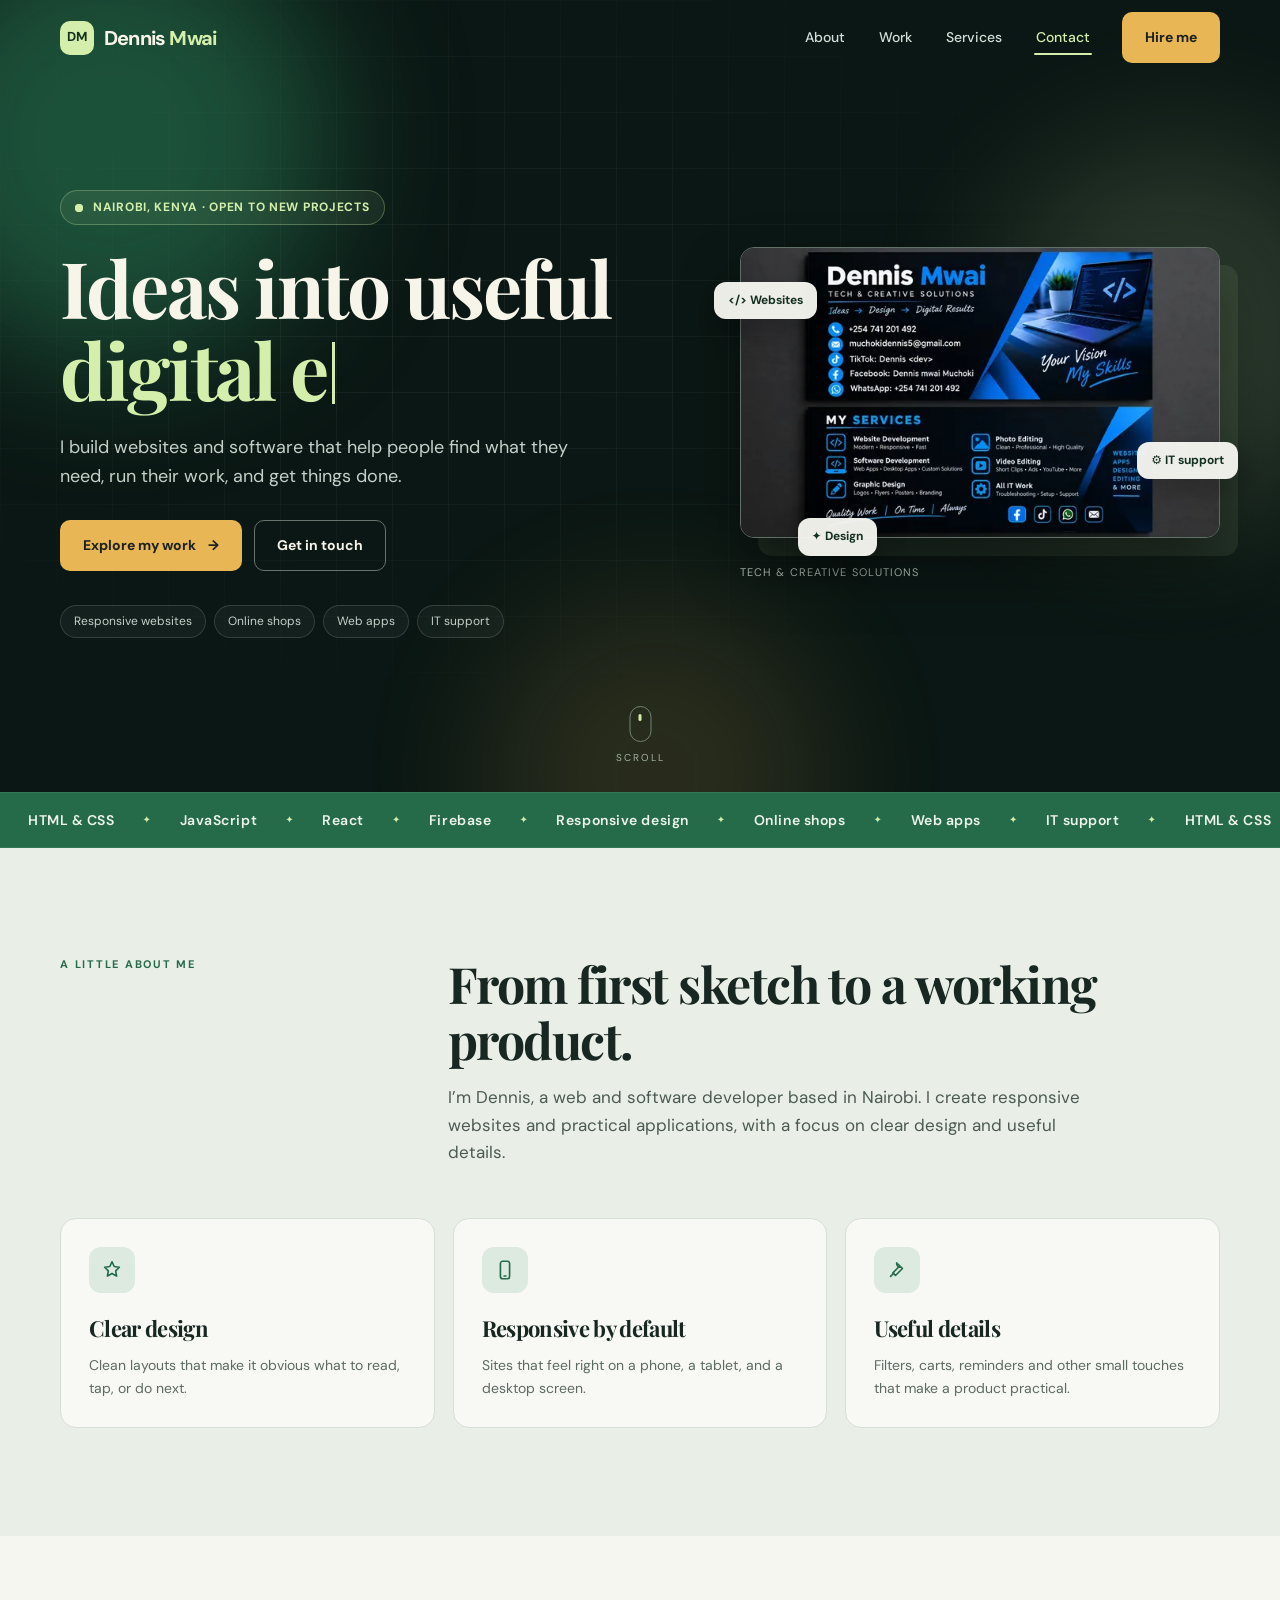
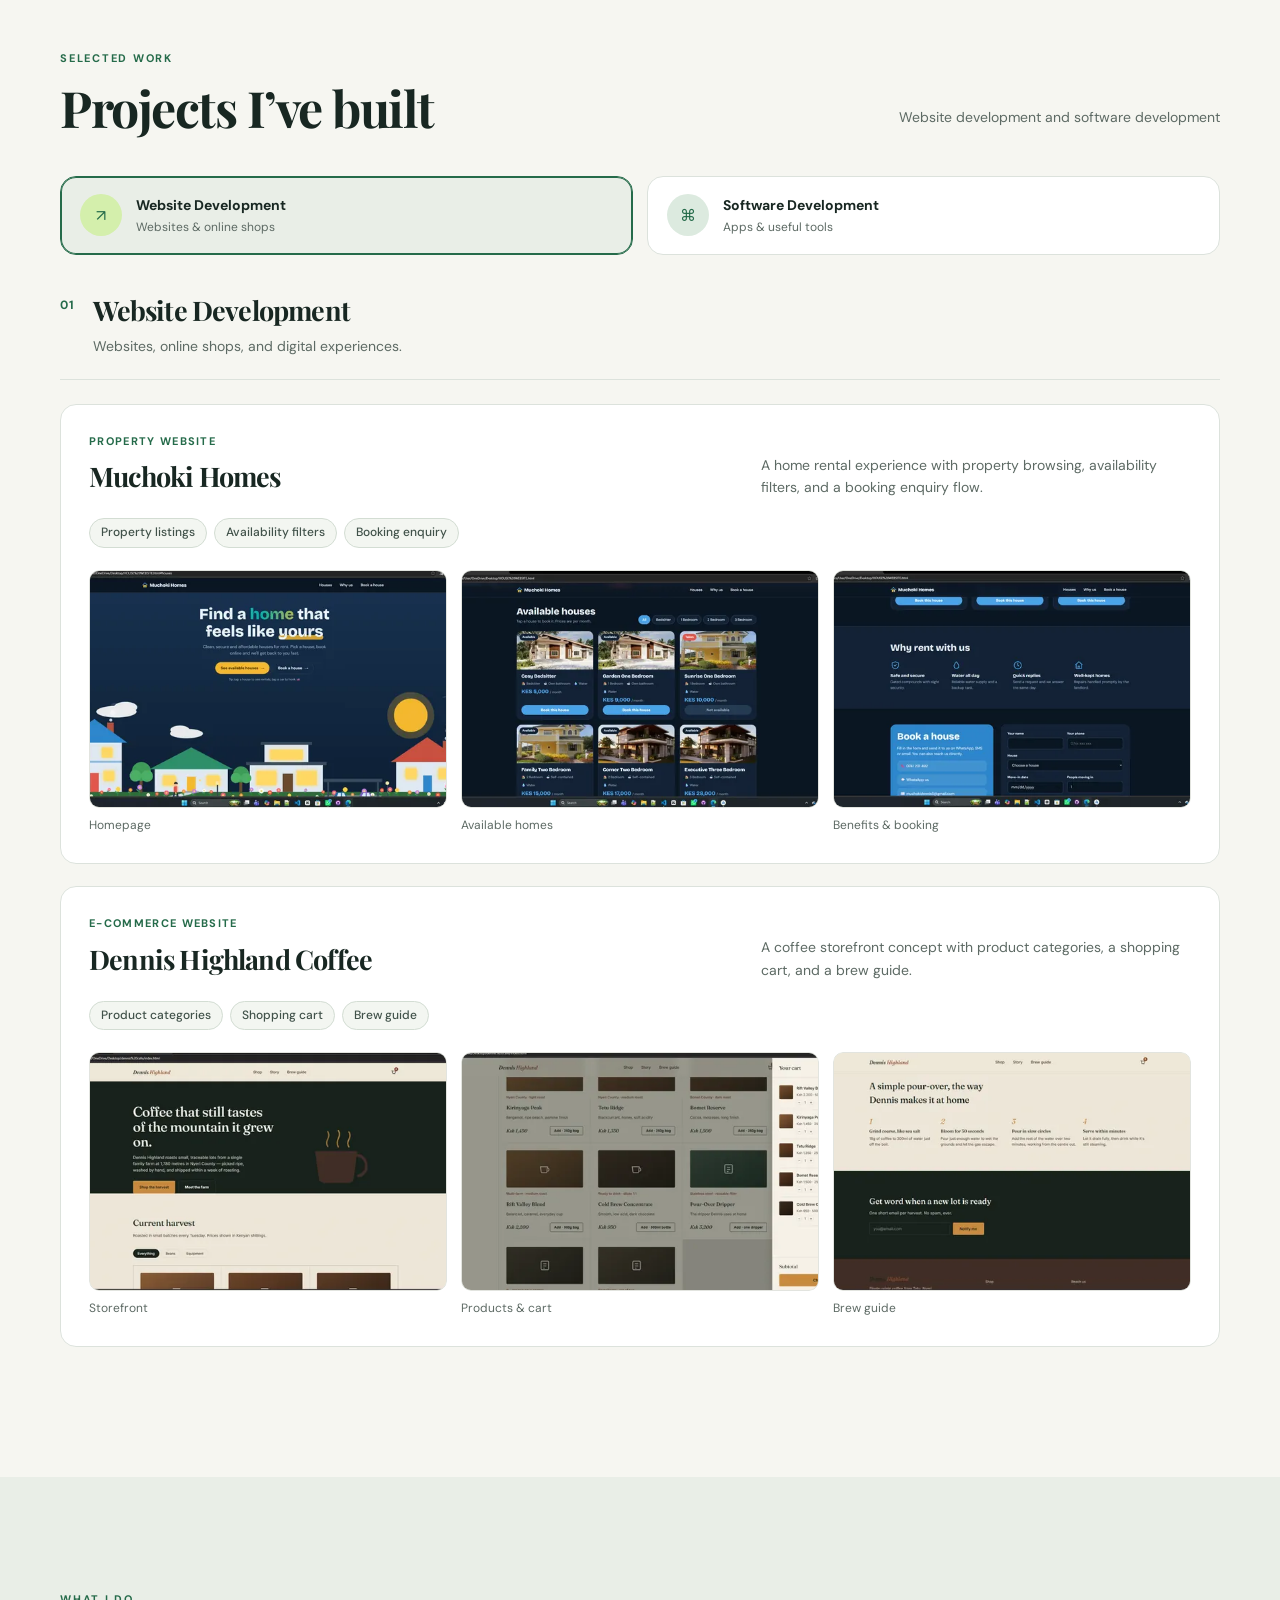
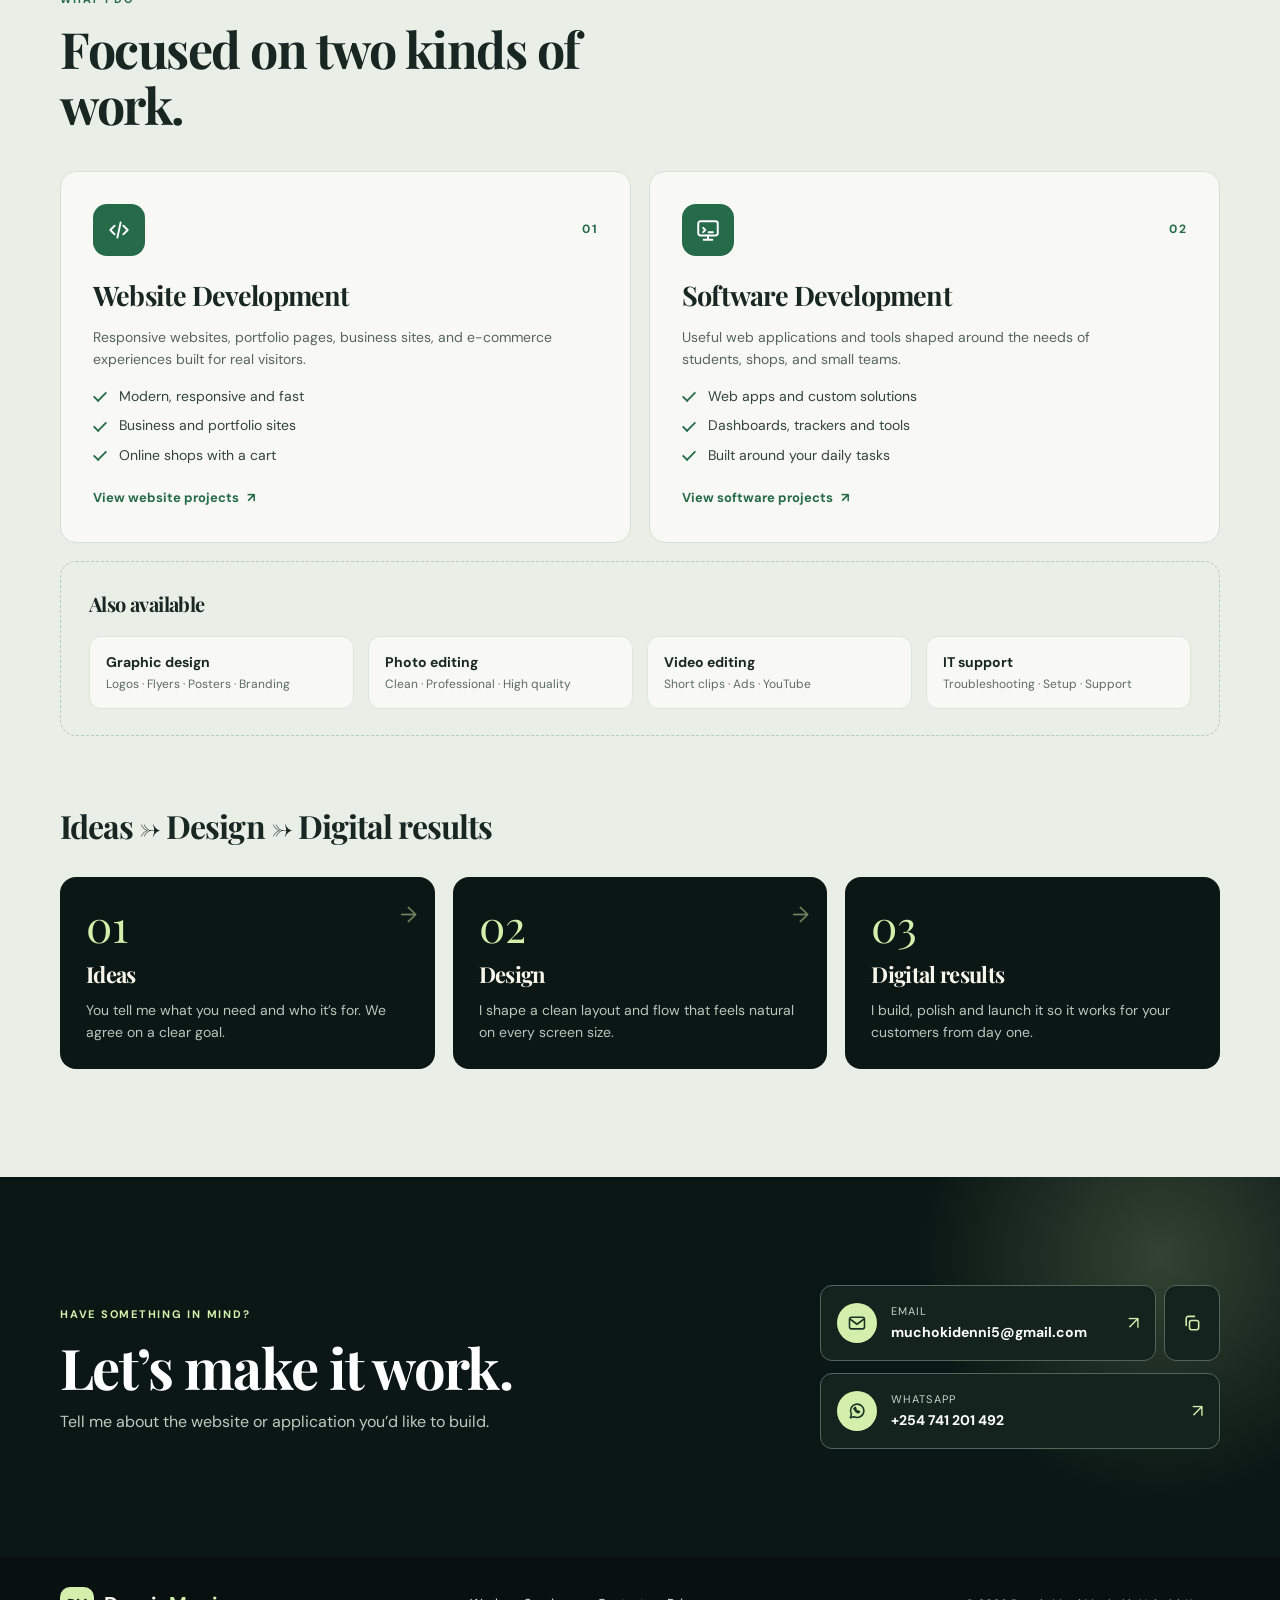
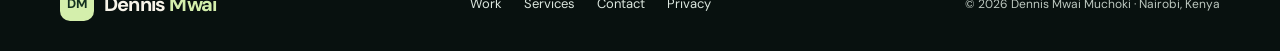
<file: index.html>
<!doctype html>
<html lang="en">
<head>
  <meta charset="utf-8">
  <meta name="viewport" content="width=device-width, initial-scale=1">
  <meta name="theme-color" content="#0b1714">
  <meta name="color-scheme" content="light">
  <link rel="icon" href="data:image/svg+xml,%3Csvg xmlns='http://www.w3.org/2000/svg' viewBox='0 0 64 64'%3E%3Crect width='64' height='64' rx='16' fill='%23256b4a'/%3E%3Ctext x='32' y='42' font-family='Arial' font-size='28' font-weight='700' text-anchor='middle' fill='white'%3EDM%3C/text%3E%3C/svg%3E">
  <link rel="preconnect" href="https://fonts.googleapis.com">
  <link rel="preconnect" href="https://fonts.gstatic.com" crossorigin>
  <link href="https://fonts.googleapis.com/css2?family=DM+Sans:wght@400;500;700&family=Playfair+Display:wght@600;700&display=swap" rel="stylesheet">
  <link rel="stylesheet" href="style.css?v=2">
  <script src="boot.js"></script>
  <meta name="description" content="Dennis Mwai Muchoki — web and software developer in Nairobi, Kenya. Responsive websites, online shops and practical web apps.">
  <meta property="og:type" content="website">
  <meta property="og:title" content="Dennis Mwai Muchoki | Web &amp; Software Developer">
  <meta property="og:description" content="Responsive websites, online shops and practical apps — built in Nairobi, Kenya.">
  <title>Dennis Mwai Muchoki | Web &amp; Software Developer</title>
</head>
<body id="top">
  <a class="skip-link" href="#main">Skip to content</a>
  <div class="scroll-progress" aria-hidden="true"></div>
  <div class="nav-backdrop" aria-hidden="true"></div>

  <header class="site-header on-hero">
    <div class="wrap nav-wrap">
      <a class="brand" href="#top"><span class="brand-mark" aria-hidden="true">DM</span><strong>Dennis <span>Mwai</span></strong></a>
      <button class="nav-toggle" id="navToggle" type="button" aria-label="Open navigation" aria-expanded="false" aria-controls="navMenu"><span></span><span></span><span></span></button>
      <nav id="navMenu" aria-label="Main navigation">
        <a class="nav-link" href="#about">About</a>
        <a class="nav-link" href="#work">Work</a>
        <a class="nav-link" href="#services">Services</a>
        <a class="nav-link" href="#contact">Contact</a>
        <a class="button button-primary nav-cta" href="#contact">Hire me</a>
      </nav>
    </div>
  </header>

  <main id="main">
    <section class="hero" aria-label="Introduction">
      <div class="hero-bg" aria-hidden="true"><span class="blob blob-1"></span><span class="blob blob-2"></span><span class="blob blob-3"></span></div>
      <div class="wrap hero-grid">
        <div class="hero-copy">
          <p class="status-pill"><span class="pulse-dot" aria-hidden="true"></span>Nairobi, Kenya · Open to new projects</p>
          <h1 aria-label="Ideas into useful digital experiences."><span class="line" aria-hidden="true">Ideas into useful</span><span class="rotator" aria-hidden="true" data-words="digital experiences.|websites.|web apps.|business tools.">digital experiences.</span></h1>
          <p class="hero-lede">I build websites and software that help people find what they need, run their work, and get things done.</p>
          <div class="hero-actions">
            <a class="button button-primary" href="#work">Explore my work <span class="arrow" aria-hidden="true">→</span></a>
            <a class="button button-quiet" href="#contact">Get in touch</a>
          </div>
          <ul class="hero-tags" aria-label="What I build"><li>Responsive websites</li><li>Online shops</li><li>Web apps</li><li>IT support</li></ul>
        </div>
        <figure class="brand-card tilt">
          <div class="brand-card-frame">
            <img src="images/dennis-brand-card-1200.webp" srcset="images/dennis-brand-card-640.webp 640w, images/dennis-brand-card-1200.webp 1200w" sizes="(min-width:1000px) 480px, 92vw" width="1200" height="686" alt="Dennis Mwai — Tech &amp; Creative Solutions services card" decoding="async" fetchpriority="high">
            <span class="float-chip chip-a" aria-hidden="true">&lt;/&gt; Websites</span>
            <span class="float-chip chip-b" aria-hidden="true">⚙ IT support</span>
            <span class="float-chip chip-c" aria-hidden="true">✦ Design</span>
          </div>
          <figcaption>Tech &amp; creative solutions</figcaption>
        </figure>
      </div>
      <a class="scroll-cue" href="#about" aria-label="Scroll to the next section"><i aria-hidden="true"></i>Scroll</a>
    </section>

    <div class="marquee" aria-label="Skills and tools">
      <div class="marquee-track">
        <ul class="marquee-group"><li>HTML &amp; CSS</li><li>JavaScript</li><li>React</li><li>Firebase</li><li>Responsive design</li><li>Online shops</li><li>Web apps</li><li>IT support</li></ul>
        <ul class="marquee-group" aria-hidden="true"><li>HTML &amp; CSS</li><li>JavaScript</li><li>React</li><li>Firebase</li><li>Responsive design</li><li>Online shops</li><li>Web apps</li><li>IT support</li></ul>
      </div>
    </div>

    <section class="about section" id="about">
      <div class="wrap">
        <div class="intro-grid" data-reveal="up">
          <p class="eyebrow">A little about me</p>
          <div><h2>From first sketch to a working product.</h2><p>I’m Dennis, a web and software developer based in Nairobi. I create responsive websites and practical applications, with a focus on clear design and useful details.</p></div>
        </div>
        <div class="pillars" data-stagger>
          <article class="pillar spot"><div class="pillar-icon"><svg width="22" height="22" viewBox="0 0 24 24" fill="none" stroke="currentColor" stroke-width="1.8" stroke-linecap="round" stroke-linejoin="round" aria-hidden="true"><path d="M12 3l2.4 5.2L20 9l-4 4 1 5.6-5-2.8-5 2.8 1-5.6-4-4 5.6-.8z"/></svg></div><h3>Clear design</h3><p>Clean layouts that make it obvious what to read, tap, or do next.</p></article>
          <article class="pillar spot"><div class="pillar-icon"><svg width="22" height="22" viewBox="0 0 24 24" fill="none" stroke="currentColor" stroke-width="1.8" stroke-linecap="round" stroke-linejoin="round" aria-hidden="true"><rect x="7" y="2.5" width="10" height="19" rx="2.5"/><path d="M11 18.5h2"/></svg></div><h3>Responsive by default</h3><p>Sites that feel right on a phone, a tablet, and a desktop screen.</p></article>
          <article class="pillar spot"><div class="pillar-icon"><svg width="22" height="22" viewBox="0 0 24 24" fill="none" stroke="currentColor" stroke-width="1.8" stroke-linecap="round" stroke-linejoin="round" aria-hidden="true"><path d="M14.5 6.5a4 4 0 0 0 4.9 4.9L21 13l-8 8-3-3 8-8-1.6-1.6a4 4 0 0 0-1.9-.9z" transform="translate(-2 -2) scale(.95)"/><path d="m5 19 3.5-3.5"/></svg></div><h3>Useful details</h3><p>Filters, carts, reminders and other small touches that make a product practical.</p></article>
        </div>
      </div>
    </section>

    <section class="work section" id="work">
      <div class="wrap">
        <div class="section-heading" data-reveal="up"><div><p class="eyebrow">Selected work</p><h2>Projects I’ve built</h2></div><p>Website development and software development</p></div>

        <div class="category-tabs" role="tablist" aria-label="Filter projects by development type" data-reveal="up">
          <button class="category-tab is-active" id="tab-web" type="button" role="tab" aria-selected="true" aria-controls="panel-web" data-view="web"><span class="tab-icon" aria-hidden="true">↗</span><span><strong>Website Development</strong><small>Websites &amp; online shops</small></span></button>
          <button class="category-tab" id="tab-software" type="button" role="tab" aria-selected="false" aria-controls="panel-software" data-view="software" tabindex="-1"><span class="tab-icon" aria-hidden="true">⌘</span><span><strong>Software Development</strong><small>Apps &amp; useful tools</small></span></button>
        </div>

        <div class="project-panel" id="panel-web" role="tabpanel" aria-labelledby="tab-web">
          <section class="project-group" aria-labelledby="web-work-title">
            <div class="category-heading"><span class="category-index">01</span><div><h3 id="web-work-title">Website Development</h3><p>Websites, online shops, and digital experiences.</p></div></div>
            <article class="project spot" data-reveal="up">
              <div class="project-top"><div><p class="project-type">Property website</p><h4>Muchoki Homes</h4></div><p class="project-description">A home rental experience with property browsing, availability filters, and a booking enquiry flow.</p></div>
              <ul class="tags" aria-label="Highlights"><li>Property listings</li><li>Availability filters</li><li>Booking enquiry</li></ul>
              <div class="gallery gallery-three">
                <figure><button class="shot" type="button" data-gallery="homes" data-full="images/muchoki-homes-home-1200.webp" data-alt="Muchoki Homes rental website homepage" data-caption="Homepage" aria-label="Enlarge screenshot: Homepage, Muchoki Homes"><img src="images/muchoki-homes-home-640.webp" srcset="images/muchoki-homes-home-640.webp 640w, images/muchoki-homes-home-1200.webp 1200w" sizes="(min-width:1000px) 360px, (min-width:601px) 33vw, 84vw" width="1200" height="645" alt="Muchoki Homes rental website homepage" loading="lazy" decoding="async"></button><figcaption>Homepage</figcaption></figure>
                <figure><button class="shot" type="button" data-gallery="homes" data-full="images/muchoki-homes-listings-1200.webp" data-alt="Muchoki Homes available house listings" data-caption="Available homes" aria-label="Enlarge screenshot: Available homes, Muchoki Homes"><img src="images/muchoki-homes-listings-640.webp" srcset="images/muchoki-homes-listings-640.webp 640w, images/muchoki-homes-listings-1200.webp 1200w" sizes="(min-width:1000px) 360px, (min-width:601px) 33vw, 84vw" width="1200" height="661" alt="Muchoki Homes available house listings" loading="lazy" decoding="async"></button><figcaption>Available homes</figcaption></figure>
                <figure><button class="shot" type="button" data-gallery="homes" data-full="images/muchoki-homes-booking-1200.webp" data-alt="Muchoki Homes benefits and booking form" data-caption="Benefits &amp;amp; booking" aria-label="Enlarge screenshot: Benefits &amp;amp; booking, Muchoki Homes"><img src="images/muchoki-homes-booking-640.webp" srcset="images/muchoki-homes-booking-640.webp 640w, images/muchoki-homes-booking-1200.webp 1200w" sizes="(min-width:1000px) 360px, (min-width:601px) 33vw, 84vw" width="1200" height="657" alt="Muchoki Homes benefits and booking form" loading="lazy" decoding="async"></button><figcaption>Benefits &amp; booking</figcaption></figure>
              </div>
            </article>
            <article class="project spot" data-reveal="up">
              <div class="project-top"><div><p class="project-type">E-commerce website</p><h4>Dennis Highland Coffee</h4></div><p class="project-description">A coffee storefront concept with product categories, a shopping cart, and a brew guide.</p></div>
              <ul class="tags" aria-label="Highlights"><li>Product categories</li><li>Shopping cart</li><li>Brew guide</li></ul>
              <div class="gallery gallery-three">
                <figure><button class="shot" type="button" data-gallery="coffee" data-full="images/dennis-highland-storefront-1200.webp" data-alt="Dennis Highland Coffee online shop homepage" data-caption="Storefront" aria-label="Enlarge screenshot: Storefront, Dennis Highland Coffee"><img src="images/dennis-highland-storefront-640.webp" srcset="images/dennis-highland-storefront-640.webp 640w, images/dennis-highland-storefront-1200.webp 1200w" sizes="(min-width:1000px) 360px, (min-width:601px) 33vw, 84vw" width="1200" height="624" alt="Dennis Highland Coffee online shop homepage" loading="lazy" decoding="async"></button><figcaption>Storefront</figcaption></figure>
                <figure><button class="shot" type="button" data-gallery="coffee" data-full="images/dennis-highland-cart-1200.webp" data-alt="Dennis Highland Coffee product grid and shopping cart" data-caption="Products &amp;amp; cart" aria-label="Enlarge screenshot: Products &amp;amp; cart, Dennis Highland Coffee"><img src="images/dennis-highland-cart-640.webp" srcset="images/dennis-highland-cart-640.webp 640w, images/dennis-highland-cart-1200.webp 1200w" sizes="(min-width:1000px) 360px, (min-width:601px) 33vw, 84vw" width="1200" height="616" alt="Dennis Highland Coffee product grid and shopping cart" loading="lazy" decoding="async"></button><figcaption>Products &amp; cart</figcaption></figure>
                <figure><button class="shot" type="button" data-gallery="coffee" data-full="images/dennis-highland-brew-guide-1200.webp" data-alt="Dennis Highland Coffee brewing guide and newsletter" data-caption="Brew guide" aria-label="Enlarge screenshot: Brew guide, Dennis Highland Coffee"><img src="images/dennis-highland-brew-guide-640.webp" srcset="images/dennis-highland-brew-guide-640.webp 640w, images/dennis-highland-brew-guide-1200.webp 1200w" sizes="(min-width:1000px) 360px, (min-width:601px) 33vw, 84vw" width="1200" height="599" alt="Dennis Highland Coffee brewing guide and newsletter" loading="lazy" decoding="async"></button><figcaption>Brew guide</figcaption></figure>
              </div>
            </article>
          </section>
        </div>

        <div class="project-panel" id="panel-software" role="tabpanel" aria-labelledby="tab-software" hidden>
          <section class="project-group" aria-labelledby="software-work-title">
            <div class="category-heading"><span class="category-index">02</span><div><h3 id="software-work-title">Software Development</h3><p>Applications designed around everyday tasks.</p></div></div>
            <div class="software-projects">
              <article class="project project-compact spot">
                <div class="project-top"><div><p class="project-type">Study &amp; notes app</p><h4>Kiirua TTI Notepad</h4></div><p class="project-description">A student workspace for notes, units, online classes, and revision materials.</p></div>
                <ul class="tags" aria-label="Highlights"><li>Notes</li><li>Units</li><li>Online classes</li><li>Revision</li></ul>
                <div class="single-shot"><figure><button class="shot" type="button" data-gallery="kiirua" data-full="images/kiirua-notepad-1200.webp" data-alt="Kiirua TTI Notepad student dashboard" data-caption="Student dashboard" aria-label="Enlarge screenshot: Student dashboard, Kiirua TTI Notepad"><img src="images/kiirua-notepad-640.webp" srcset="images/kiirua-notepad-640.webp 640w, images/kiirua-notepad-1200.webp 1200w" sizes="(min-width:1000px) 520px, (min-width:601px) 45vw, 92vw" width="1200" height="599" alt="Kiirua TTI Notepad student dashboard" loading="lazy" decoding="async"></button><figcaption>Student dashboard</figcaption></figure></div>
              </article>
              <article class="project project-compact spot">
                <div class="project-top"><div><p class="project-type">Shop credit tracker</p><h4>Duewell</h4></div><p class="project-description">A shop credit book concept for tracking customer balances, due dates, supplier bills, and reminders.</p></div>
                <ul class="tags" aria-label="Highlights"><li>Customer balances</li><li>Due dates</li><li>Supplier bills</li><li>Reminders</li></ul>
                <div class="single-shot"><figure><button class="shot" type="button" data-gallery="duewell" data-full="images/duewell-credit-book-1200.webp" data-alt="Duewell shop credit tracking app sign-in screen" data-caption="Sign-in screen" aria-label="Enlarge screenshot: Sign-in screen, Duewell"><img src="images/duewell-credit-book-640.webp" srcset="images/duewell-credit-book-640.webp 640w, images/duewell-credit-book-1200.webp 1200w" sizes="(min-width:1000px) 520px, (min-width:601px) 45vw, 92vw" width="1200" height="607" alt="Duewell shop credit tracking app sign-in screen" loading="lazy" decoding="async"></button><figcaption>Sign-in screen</figcaption></figure></div>
              </article>
            </div>
          </section>
        </div>
      </div>
    </section>

    <section class="services section" id="services">
      <div class="wrap">
        <div class="services-head" data-reveal="up"><p class="eyebrow">What I do</p><h2>Focused on two kinds of work.</h2></div>
        <div class="service-grid" data-stagger>
          <article class="service-card spot"><div class="head"><span class="service-icon"><svg width="26" height="26" viewBox="0 0 24 24" fill="none" stroke="currentColor" stroke-width="1.8" stroke-linecap="round" stroke-linejoin="round" aria-hidden="true"><path d="m8 8-4 4 4 4M16 8l4 4-4 4M13.5 5l-3 14"/></svg></span><span class="service-number">01</span></div><h3>Website Development</h3><p>Responsive websites, portfolio pages, business sites, and e-commerce experiences built for real visitors.</p><ul class="check-list"><li>Modern, responsive and fast</li><li>Business and portfolio sites</li><li>Online shops with a cart</li></ul><a class="service-link" href="#work" data-select-view="web">View website projects <span aria-hidden="true">↗</span></a></article>
          <article class="service-card spot"><div class="head"><span class="service-icon"><svg width="26" height="26" viewBox="0 0 24 24" fill="none" stroke="currentColor" stroke-width="1.8" stroke-linecap="round" stroke-linejoin="round" aria-hidden="true"><rect x="3" y="4" width="18" height="13" rx="2"/><path d="M8 21h8M12 17v4M7.5 10l2 2-2 2M12.5 14h4"/></svg></span><span class="service-number">02</span></div><h3>Software Development</h3><p>Useful web applications and tools shaped around the needs of students, shops, and small teams.</p><ul class="check-list"><li>Web apps and custom solutions</li><li>Dashboards, trackers and tools</li><li>Built around your daily tasks</li></ul><a class="service-link" href="#work" data-select-view="software">View software projects <span aria-hidden="true">↗</span></a></article>
        </div>

        <div class="also" data-reveal="up">
          <h3>Also available</h3>
          <ul class="also-grid" data-stagger>
            <li class="also-item"><strong>Graphic design</strong><span>Logos · Flyers · Posters · Branding</span></li>
            <li class="also-item"><strong>Photo editing</strong><span>Clean · Professional · High quality</span></li>
            <li class="also-item"><strong>Video editing</strong><span>Short clips · Ads · YouTube</span></li>
            <li class="also-item"><strong>IT support</strong><span>Troubleshooting · Setup · Support</span></li>
          </ul>
        </div>

        <div class="process">
          <h3 data-reveal="up">Ideas → Design → Digital results</h3>
          <ol class="steps" data-stagger>
            <li class="step"><h4>Ideas</h4><p>You tell me what you need and who it’s for. We agree on a clear goal.</p></li>
            <li class="step"><h4>Design</h4><p>I shape a clean layout and flow that feels natural on every screen size.</p></li>
            <li class="step"><h4>Digital results</h4><p>I build, polish and launch it so it works for your customers from day one.</p></li>
          </ol>
        </div>
      </div>
    </section>

    <section class="contact section" id="contact">
      <div class="wrap contact-inner">
        <div class="contact-copy" data-reveal="left"><p class="eyebrow">Have something in mind?</p><h2>Let’s make it work.</h2><p>Tell me about the website or application you’d like to build.</p></div>
        <div class="contact-links" aria-label="Contact Dennis" data-reveal="right">
          <div class="contact-row">
            <a class="contact-card" href="mailto:muchokidenni5@gmail.com"><span class="contact-icon"><svg width="20" height="20" viewBox="0 0 24 24" fill="none" stroke="currentColor" stroke-width="1.9" stroke-linecap="round" stroke-linejoin="round" aria-hidden="true"><rect x="3" y="5" width="18" height="14" rx="2.5"/><path d="m4 7.5 8 6 8-6"/></svg></span><span class="contact-card-copy"><small>Email</small><strong>muchokidenni5@gmail.com</strong></span><span class="contact-arrow" aria-hidden="true">↗</span></a>
            <button class="copy-btn" type="button" data-copy="muchokidenni5@gmail.com" aria-label="Copy email address"><svg width="20" height="20" viewBox="0 0 24 24" fill="none" stroke="currentColor" stroke-width="1.9" stroke-linecap="round" stroke-linejoin="round" aria-hidden="true"><rect x="9" y="9" width="11" height="11" rx="2.5"/><path d="M5 15V6.5A2.5 2.5 0 0 1 7.5 4H15"/></svg></button>
          </div>
          <a class="contact-card" href="https://wa.me/254741201492" target="_blank" rel="noopener noreferrer"><span class="contact-icon"><svg width="20" height="20" viewBox="0 0 24 24" fill="none" stroke="currentColor" stroke-width="1.9" stroke-linecap="round" stroke-linejoin="round" aria-hidden="true"><path d="M4 20l1.3-4.2A8 8 0 1 1 8.4 18.8L4 20z"/><path d="M9.2 9.4c.3 2.2 2.4 4.3 4.6 4.6l1.2-1.2-1.9-.9-.8.6c-.9-.4-1.7-1.2-2.1-2.1l.6-.8-.9-1.9-1.7 1.7z"/></svg></span><span class="contact-card-copy"><small>WhatsApp</small><strong>+254 741 201 492</strong></span><span class="contact-arrow" aria-hidden="true">↗</span></a>
        </div>
      </div>
    </section>
  </main>

  <footer>
    <div class="wrap footer-row">
      <a class="brand" href="#top"><span class="brand-mark" aria-hidden="true">DM</span><strong>Dennis <span>Mwai</span></strong></a>
      <nav class="footer-links" aria-label="Footer"><a href="#work">Work</a><a href="#services">Services</a><a href="#contact">Contact</a><a href="privacy.html">Privacy</a></nav>
      <p>© <span data-year>2026</span> Dennis Mwai Muchoki · Nairobi, Kenya</p>
    </div>
  </footer>

  <button class="to-top" type="button" aria-label="Back to top"><svg width="20" height="20" viewBox="0 0 24 24" fill="none" stroke="currentColor" stroke-width="2.2" stroke-linecap="round" stroke-linejoin="round" aria-hidden="true"><path d="M12 19V5M5.5 11.5 12 5l6.5 6.5"/></svg></button>
  <div class="toast" role="status" aria-live="polite"></div>

  <dialog class="lightbox" id="lightbox" aria-label="Screenshot viewer">
    <button class="lb-btn lb-close" type="button" aria-label="Close viewer">×</button>
    <button class="lb-btn lb-prev" type="button" aria-label="Previous screenshot">‹</button>
    <figure class="lb-figure"><img id="lbImg" alt=""><figcaption id="lbCap"></figcaption></figure>
    <button class="lb-btn lb-next" type="button" aria-label="Next screenshot">›</button>
  </dialog>

  <script src="script.js" defer></script>
</body>
</html>
</file>
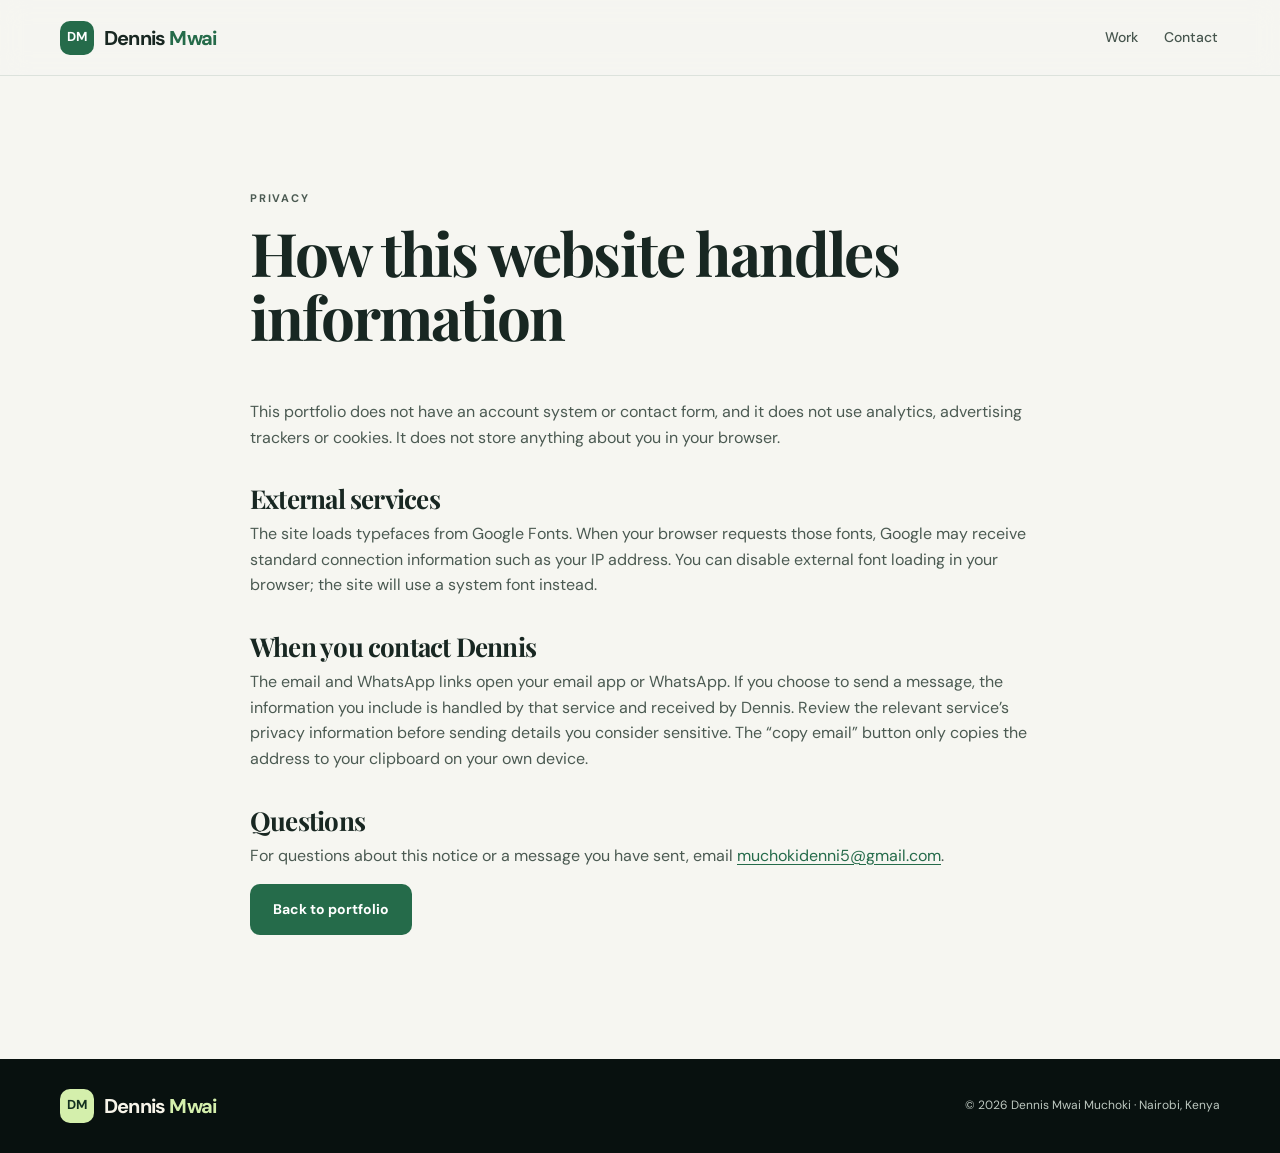
<file: privacy.html>
<!doctype html>
<html lang="en">
<head>
  <meta charset="utf-8">
  <meta name="viewport" content="width=device-width, initial-scale=1">
  <meta name="theme-color" content="#0b1714">
  <meta name="color-scheme" content="light">
  <link rel="icon" href="data:image/svg+xml,%3Csvg xmlns='http://www.w3.org/2000/svg' viewBox='0 0 64 64'%3E%3Crect width='64' height='64' rx='16' fill='%23256b4a'/%3E%3Ctext x='32' y='42' font-family='Arial' font-size='28' font-weight='700' text-anchor='middle' fill='white'%3EDM%3C/text%3E%3C/svg%3E">
  <link rel="preconnect" href="https://fonts.googleapis.com">
  <link rel="preconnect" href="https://fonts.gstatic.com" crossorigin>
  <link href="https://fonts.googleapis.com/css2?family=DM+Sans:wght@400;500;700&family=Playfair+Display:wght@600;700&display=swap" rel="stylesheet">
  <link rel="stylesheet" href="style.css?v=2">
  <script src="boot.js"></script>
  <meta name="description" content="Privacy information for Dennis Mwai Muchoki’s portfolio website.">
  <title>Privacy | Dennis Mwai Muchoki</title>
</head>
<body>
  <a class="skip-link" href="#main">Skip to content</a>
  <header class="site-header"><div class="wrap nav-wrap"><a class="brand" href="index.html"><span class="brand-mark" aria-hidden="true">DM</span><strong>Dennis <span>Mwai</span></strong></a><nav class="privacy-nav" aria-label="Main navigation"><a class="nav-link" href="index.html#work">Work</a><a class="nav-link" href="index.html#contact">Contact</a></nav></div></header>
  <main class="section" id="main"><article class="wrap privacy-copy"><p class="eyebrow">Privacy</p><h1 class="privacy-title">How this website handles information</h1>
    <p>This portfolio does not have an account system or contact form, and it does not use analytics, advertising trackers or cookies. It does not store anything about you in your browser.</p>
    <h2>External services</h2><p>The site loads typefaces from Google Fonts. When your browser requests those fonts, Google may receive standard connection information such as your IP address. You can disable external font loading in your browser; the site will use a system font instead.</p>
    <h2>When you contact Dennis</h2><p>The email and WhatsApp links open your email app or WhatsApp. If you choose to send a message, the information you include is handled by that service and received by Dennis. Review the relevant service’s privacy information before sending details you consider sensitive. The “copy email” button only copies the address to your clipboard on your own device.</p>
    <h2>Questions</h2><p>For questions about this notice or a message you have sent, email <a href="mailto:muchokidenni5@gmail.com">muchokidenni5@gmail.com</a>.</p>
    <p><a class="button button-dark" href="index.html">Back to portfolio</a></p>
  </article></main>
  <footer><div class="wrap footer-row"><a class="brand" href="index.html"><span class="brand-mark" aria-hidden="true">DM</span><strong>Dennis <span>Mwai</span></strong></a><p>© <span data-year>2026</span> Dennis Mwai Muchoki · Nairobi, Kenya</p></div></footer>
  <script src="script.js" defer></script>
</body>
</html>
</file>
<file: style.css>
/* ==========================================================
   Dennis Mwai Muchoki — portfolio
   No inline styles are used anywhere (strict CSP friendly).
   ========================================================== */
@property --glow{syntax:"<number>";inherits:false;initial-value:0}

:root{
  --bg:#f6f6f1;--paper:#fff;--ink:#182722;--muted:#5d6a64;--line:#dce2dc;
  --green:#256b4a;--green-dark:#0b1714;--green-mid:#12251f;
  --lime:#d4efac;--amber:#e8b654;--mint:#e9eee7;
  --serif:"Playfair Display",Georgia,serif;
  --sans:"DM Sans",system-ui,-apple-system,"Segoe UI",Roboto,Arial,sans-serif;
  --max:1160px;--header:76px;--radius:16px;--ease:cubic-bezier(.2,.7,.2,1);
}

/* ---------- Base ---------- */
*,*::before,*::after{box-sizing:border-box}
html{scroll-behavior:smooth;scroll-padding-top:calc(var(--header) + 12px);-webkit-text-size-adjust:100%}
body{margin:0;background:var(--bg);color:var(--ink);font-family:var(--sans);line-height:1.6;-webkit-font-smoothing:antialiased;text-rendering:optimizeLegibility;overflow-x:hidden}
body.lock{overflow:hidden}
img{display:block;max-width:100%;height:auto}
a{color:inherit;text-decoration:none}
button{font:inherit;color:inherit}
h1,h2,h3,h4,p{margin-top:0}
h1,h2,h3,h4{font-family:var(--serif);letter-spacing:-.03em}
ul,ol{margin:0;padding:0;list-style:none}
[hidden]{display:none!important}
.wrap{width:min(var(--max),calc(100% - 48px));margin-inline:auto}
.sr-only{position:absolute;width:1px;height:1px;margin:-1px;padding:0;overflow:hidden;clip:rect(0 0 0 0);white-space:nowrap;border:0}
.skip-link{position:fixed;left:16px;top:-80px;z-index:200;background:var(--amber);color:#1b211c;padding:10px 16px;border-radius:8px;font-weight:700;transition:top .2s ease}
.skip-link:focus{top:12px}
:focus-visible{outline:3px solid var(--amber);outline-offset:3px;border-radius:6px}

.eyebrow{display:inline-block;text-transform:uppercase;letter-spacing:.16em;font-weight:700;font-size:11px;color:var(--green);margin:0 0 12px}
.section{padding:clamp(64px,9vw,108px) 0}
.section h2{font-size:clamp(32px,4.2vw,50px);line-height:1.12;margin-bottom:16px}

/* ---------- Scroll progress ---------- */
.scroll-progress{position:fixed;inset:0 0 auto 0;height:3px;z-index:100;pointer-events:none}
.scroll-progress::before{content:"";position:absolute;inset:0;transform-origin:0 50%;transform:scaleX(var(--progress,0));background:linear-gradient(90deg,var(--green),var(--lime),var(--amber))}

/* ---------- Header / navigation ---------- */
.site-header{position:sticky;top:0;z-index:50;height:var(--header);background:rgba(246,246,241,.9);-webkit-backdrop-filter:saturate(1.4) blur(14px);backdrop-filter:saturate(1.4) blur(14px);border-bottom:1px solid var(--line);transition:background .35s var(--ease),border-color .35s ease,box-shadow .35s ease}
.site-header.is-scrolled{box-shadow:0 8px 28px rgba(11,23,20,.07)}
.nav-wrap{height:100%;display:flex;align-items:center;justify-content:space-between;gap:24px}
.brand{display:inline-flex;align-items:center;gap:10px;font-weight:700;font-size:20px;letter-spacing:-.04em}
.brand span{color:var(--green)}
.brand-mark{display:grid;place-items:center;width:34px;height:34px;border-radius:10px;background:var(--green);color:#fff!important;font-size:13px;letter-spacing:0;transition:transform .3s var(--ease),background .3s ease}
.brand:hover .brand-mark{transform:rotate(-8deg) scale(1.06);background:#1d5a3d}
#navMenu{display:flex;align-items:center;gap:30px}
.nav-link{position:relative;padding:8px 2px;font-size:14px;font-weight:500;color:#47564f;transition:color .2s ease}
.nav-link::after{content:"";position:absolute;left:0;right:0;bottom:2px;height:2px;border-radius:2px;background:var(--green);transform:scaleX(0);transform-origin:0 50%;transition:transform .3s var(--ease)}
.nav-link:hover,.nav-link[aria-current="true"]{color:var(--green)}
.nav-link:hover::after,.nav-link[aria-current="true"]::after{transform:scaleX(1)}
.nav-cta{padding:10px 18px;font-size:13px}
.nav-toggle{display:none;place-items:center;align-content:center;width:44px;height:44px;border:0;border-radius:12px;background:transparent;cursor:pointer;transition:background .2s ease}
.nav-toggle:hover{background:#e3ebe2}
.nav-toggle span{display:block;width:22px;height:2px;margin:3px 0;border-radius:2px;background:var(--ink);transition:transform .25s var(--ease),opacity .2s ease,background .2s ease}
.nav-toggle[aria-expanded="true"] span:nth-child(1){transform:translateY(8px) rotate(45deg)}
.nav-toggle[aria-expanded="true"] span:nth-child(2){opacity:0}
.nav-toggle[aria-expanded="true"] span:nth-child(3){transform:translateY(-8px) rotate(-45deg)}
.nav-backdrop{position:fixed;inset:0;z-index:40;background:rgba(11,23,20,.5);opacity:0;visibility:hidden;transition:opacity .3s ease,visibility .3s ease}
.nav-backdrop.show{opacity:1;visibility:visible}

/* transparent header on top of the dark hero (desktop only, needs JS) */
@media(min-width:801px){
  .js .site-header.on-hero:not(.is-scrolled){background:transparent;border-color:transparent;-webkit-backdrop-filter:none;backdrop-filter:none}
  .js .site-header.on-hero:not(.is-scrolled) .brand{color:#f7f4e9}
  .js .site-header.on-hero:not(.is-scrolled) .brand span{color:var(--lime)}
  .js .site-header.on-hero:not(.is-scrolled) .brand-mark{background:var(--lime);color:#13301f!important}
  .js .site-header.on-hero:not(.is-scrolled) .nav-link{color:#d4dfd8}
  .js .site-header.on-hero:not(.is-scrolled) .nav-link::after{background:var(--lime)}
  .js .site-header.on-hero:not(.is-scrolled) .nav-link:hover,.js .site-header.on-hero:not(.is-scrolled) .nav-link[aria-current="true"]{color:var(--lime)}
}

/* ---------- Buttons ---------- */
.button{position:relative;isolation:isolate;overflow:hidden;display:inline-flex;align-items:center;justify-content:center;gap:12px;padding:13px 22px;border:1px solid transparent;border-radius:10px;font-size:14px;font-weight:700;cursor:pointer;transition:transform .2s ease,box-shadow .25s ease,background .2s ease,border-color .2s ease}
.button::before{content:"";position:absolute;z-index:-1;inset:-35% auto -35% -55%;width:38%;transform:skewX(-22deg);background:linear-gradient(90deg,transparent,rgba(255,255,255,.6),rgba(212,239,172,.45),transparent);transition:left .7s var(--ease)}
.button:hover::before{left:125%}
.button:hover{transform:translateY(-2px)}
.button:active,.button.is-clicked{transform:translateY(1px) scale(.98)}
.button-primary{background:var(--amber);color:#1b211c}
.button-primary:hover{box-shadow:0 12px 26px rgba(232,182,84,.3)}
.button-quiet{border-color:#64746b;color:#f7f4e9}
.button-quiet:hover{border-color:var(--lime);background:rgba(255,255,255,.07)}
.button-dark{background:var(--green);color:#fff}
.button-dark:hover{box-shadow:0 12px 26px rgba(37,107,74,.28)}
.button .arrow{display:inline-block;transition:transform .25s ease}
.button:hover .arrow{transform:translateX(5px)}

/* ---------- Hero ---------- */
.hero{position:relative;isolation:isolate;overflow:hidden;margin-top:calc(var(--header) * -1);padding:calc(var(--header) + 70px) 0 110px;min-height:88vh;min-height:88svh;display:grid;align-items:center;background:var(--green-dark);color:#f7f4e9}
.hero-bg{position:absolute;inset:0;z-index:-1;overflow:hidden}
.hero-bg::before{content:"";position:absolute;inset:0;background-image:linear-gradient(rgba(255,255,255,.055) 1px,transparent 1px),linear-gradient(90deg,rgba(255,255,255,.055) 1px,transparent 1px);background-size:56px 56px;-webkit-mask-image:radial-gradient(ellipse 70% 70% at 35% 40%,#000 15%,transparent 75%);mask-image:radial-gradient(ellipse 70% 70% at 35% 40%,#000 15%,transparent 75%)}
.blob{position:absolute;border-radius:50%;filter:blur(70px);will-change:transform;animation:drift 18s ease-in-out infinite alternate}
.blob-1{width:440px;height:440px;left:-110px;top:-80px;background:#256b4a;opacity:.7}
.blob-2{width:380px;height:380px;right:-90px;top:18%;background:var(--lime);opacity:.16;animation-duration:23s}
.blob-3{width:340px;height:340px;left:38%;bottom:-150px;background:var(--amber);opacity:.14;animation-duration:27s}
.hero-grid{display:grid;grid-template-columns:1.1fr .9fr;align-items:center;gap:64px}
.status-pill{display:inline-flex;align-items:center;gap:10px;padding:7px 14px;margin:0 0 22px;border:1px solid rgba(212,239,172,.28);border-radius:999px;background:rgba(212,239,172,.07);color:var(--lime);font-size:12px;font-weight:700;letter-spacing:.06em;text-transform:uppercase}
.pulse-dot{position:relative;width:8px;height:8px;border-radius:50%;background:var(--lime)}
.pulse-dot::after{content:"";position:absolute;inset:0;border-radius:50%;background:var(--lime);animation:pulse 2s ease-out infinite}
.hero h1{font-size:clamp(40px,6.2vw,78px);line-height:1.05;max-width:720px;margin-bottom:22px}
.hero h1 .line{display:block}
.rotator{display:block;color:var(--lime);min-height:1.05em}
.js .rotator::after{content:"";display:inline-block;width:3px;height:.8em;margin-left:5px;background:var(--lime);vertical-align:-.04em;animation:blink 1s steps(1) infinite}
.hero-lede{font-size:clamp(16px,1.6vw,18px);color:#c5d0c9;max-width:540px}
.hero-actions{display:flex;flex-wrap:wrap;gap:12px;margin-top:30px}
.hero-tags{display:flex;flex-wrap:wrap;gap:8px;margin-top:34px}
.hero-tags li{padding:6px 13px;border:1px solid rgba(255,255,255,.14);border-radius:999px;font-size:12px;color:#c5d0c9;background:rgba(255,255,255,.04)}
.hero-copy>*{animation:rise .8s var(--ease) both}
.hero-copy>:nth-child(2){animation-delay:.08s}.hero-copy>:nth-child(3){animation-delay:.16s}.hero-copy>:nth-child(4){animation-delay:.24s}.hero-copy>:nth-child(5){animation-delay:.32s}

.brand-card{position:relative;justify-self:end;width:100%;max-width:480px;margin:0;animation:rise 1s .2s var(--ease) both}
.tilt{transform:perspective(900px) rotateX(var(--rx,0deg)) rotateY(var(--ry,0deg));transition:transform .25s ease-out;transform-style:preserve-3d}
.brand-card-frame{position:relative;animation:float 7s ease-in-out infinite}
.brand-card img{width:100%;aspect-ratio:1.65;object-fit:cover;border-radius:14px;border:1px solid #607168;box-shadow:0 30px 60px rgba(0,0,0,.4),18px 18px 0 rgba(212,239,172,.09)}
.brand-card figcaption{margin-top:18px;font-size:11px;color:#b4c1b8;letter-spacing:.1em;text-transform:uppercase}
.float-chip{position:absolute;display:inline-flex;align-items:center;gap:8px;padding:9px 14px;border-radius:12px;background:rgba(246,246,241,.96);color:#13301f;font-size:12px;font-weight:700;box-shadow:0 14px 30px rgba(0,0,0,.28);animation:float 6s ease-in-out infinite}
.chip-a{left:-26px;top:12%}
.chip-b{right:-18px;bottom:20%;animation-delay:-2s}
.chip-c{left:12%;bottom:-18px;animation-delay:-4s}
.scroll-cue{position:absolute;left:50%;bottom:26px;translate:-50% 0;display:grid;justify-items:center;gap:8px;color:#9fb1a6;font-size:10px;letter-spacing:.2em;text-transform:uppercase}
.scroll-cue i{display:block;width:22px;height:36px;border:1.5px solid #6f8277;border-radius:14px;position:relative}
.scroll-cue i::after{content:"";position:absolute;left:50%;top:7px;width:3px;height:7px;margin-left:-1.5px;border-radius:3px;background:var(--lime);animation:wheel 1.8s ease-in-out infinite}

/* ---------- Skills marquee ---------- */
.marquee{overflow:hidden;background:var(--green);color:#eef5ea;border-block:1px solid rgba(255,255,255,.08)}
.marquee-track{display:flex;width:max-content;animation:marquee 34s linear infinite}
.marquee:hover .marquee-track{animation-play-state:paused}
.marquee-group{display:flex;flex:none}
.marquee-group li{display:flex;align-items:center;gap:28px;padding:16px 0 16px 28px;font-size:14px;font-weight:600;letter-spacing:.04em;white-space:nowrap}
.marquee-group li::after{content:"✦";color:var(--lime);font-size:10px}

/* ---------- About ---------- */
.about{background:var(--mint)}
.intro-grid{display:grid;grid-template-columns:.45fr 1fr;gap:40px}
.intro-grid>div{max-width:760px}
.intro-grid p:not(.eyebrow){max-width:650px;color:#4b5a52;margin:0;font-size:17px}
.pillars{display:grid;grid-template-columns:repeat(3,minmax(0,1fr));gap:18px;margin-top:52px}
.pillar{position:relative;padding:28px;border:1px solid #d6dfd5;border-radius:var(--radius);background:#f8f9f5}
.pillar-icon{display:grid;place-items:center;width:46px;height:46px;margin-bottom:18px;border-radius:12px;background:#dceadf;color:var(--green);transition:transform .3s var(--ease),background .3s ease}
.pillar:hover .pillar-icon{transform:rotate(-8deg) scale(1.08);background:var(--lime)}
.pillar h3{font-size:22px;margin-bottom:8px}
.pillar p{margin:0;font-size:14px;color:var(--muted)}

/* ---------- Spotlight hover (cursor glow) ---------- */
.spot{--mx:50%;--my:50%;--glow:0;background:radial-gradient(480px circle at var(--mx) var(--my),rgba(212,239,172,calc(var(--glow) * .6)),transparent 60%),var(--card-bg,var(--paper));transition:transform .3s var(--ease),box-shadow .3s ease,border-color .3s ease,--glow .35s ease}
.spot:hover{--glow:1;transform:translateY(-4px);box-shadow:0 18px 38px rgba(24,39,34,.09);border-color:#b8cbbd}
.pillar.spot,.service-card.spot{--card-bg:#f8f9f5}

/* ---------- Work ---------- */
.work{background:var(--bg)}
.section-heading{display:flex;align-items:flex-end;justify-content:space-between;gap:20px;margin-bottom:40px}
.section-heading h2{margin:0}
.section-heading>p{margin:0 0 7px;font-size:14px;color:var(--muted)}
.category-tabs{display:grid;grid-template-columns:repeat(2,minmax(0,1fr));gap:14px;margin-bottom:34px}
.category-tab{position:relative;isolation:isolate;overflow:hidden;display:flex;align-items:center;gap:14px;padding:17px 19px;text-align:left;background:var(--paper);border:1px solid var(--line);border-radius:var(--radius);cursor:pointer;transition:transform .22s ease,border-color .22s ease,box-shadow .22s ease,background .22s ease}
.category-tab::before{content:"";position:absolute;z-index:-1;inset:-35% auto -35% -55%;width:38%;transform:skewX(-22deg);background:linear-gradient(90deg,transparent,rgba(212,239,172,.7),transparent);transition:left .7s var(--ease)}
.category-tab:hover::before{left:125%}
.category-tab:hover{transform:translateY(-3px);border-color:#9bb7a2;box-shadow:0 10px 24px rgba(24,39,34,.08)}
.category-tab.is-active{background:var(--mint);border-color:var(--green);box-shadow:inset 0 0 0 1px var(--green)}
.category-tab strong,.category-tab small{display:block}
.category-tab strong{font-size:14px}
.category-tab small{margin-top:2px;font-size:12px;color:var(--muted)}
.tab-icon{display:grid;place-items:center;flex:none;width:42px;height:42px;border-radius:50%;background:#dceadf;color:var(--green);transition:transform .25s ease,background .25s ease}
.category-tab:hover .tab-icon,.category-tab.is-active .tab-icon{background:var(--lime)}
.category-tab:hover .tab-icon{transform:rotate(-8deg) scale(1.08)}
.project-panel{animation:panel-in .45s var(--ease) both}
.category-heading{display:flex;align-items:flex-start;gap:18px;padding-bottom:21px;margin-bottom:24px;border-bottom:1px solid var(--line)}
.category-index{padding-top:7px;font-size:12px;font-weight:700;letter-spacing:.1em;color:var(--green)}
.category-heading h3{margin:0 0 3px;font-size:27px}
.category-heading p{margin:0;font-size:14px;color:var(--muted)}
.project{border:1px solid var(--line);border-radius:var(--radius);padding:28px;margin-bottom:22px}
.project-top{display:flex;align-items:flex-end;justify-content:space-between;gap:30px;margin-bottom:20px}
.project-type{margin:0 0 5px;font-size:11px;font-weight:700;letter-spacing:.12em;text-transform:uppercase;color:var(--green)}
.project h4{margin:0;font-size:27px}
.project-description{max-width:430px;margin:0;font-size:14px;color:var(--muted)}
.tags{display:flex;flex-wrap:wrap;gap:7px;margin:0 0 22px}
.tags li{padding:4px 11px;border:1px solid #d3ddd3;border-radius:999px;background:#f3f6f1;font-size:12px;font-weight:500;color:#41524a}
.gallery{display:grid;gap:14px}
.gallery-three{grid-template-columns:repeat(3,minmax(0,1fr))}
.gallery figure,.single-shot{margin:0;min-width:0}
.shot{position:relative;display:block;width:100%;padding:0;border:0;border-radius:10px;background:none;overflow:hidden;cursor:zoom-in}
.shot img{width:100%;aspect-ratio:1.5;object-fit:cover;object-position:top center;border:1px solid #e2e4df;border-radius:10px;background:var(--mint);transition:transform .5s var(--ease),filter .35s ease}
.single-shot .shot img{aspect-ratio:1.55}
.shot::after{content:"⤢";position:absolute;right:10px;top:10px;display:grid;place-items:center;width:32px;height:32px;border-radius:50%;background:rgba(11,23,20,.78);color:#fff;font-size:15px;opacity:0;transform:scale(.7);transition:opacity .25s ease,transform .25s var(--ease)}
.shot:hover img{transform:scale(1.04);filter:saturate(1.08)}
.shot:hover::after,.shot:focus-visible::after{opacity:1;transform:scale(1)}
figcaption{padding-top:8px;font-size:12px;color:var(--muted)}
.software-projects{display:grid;grid-template-columns:repeat(2,minmax(0,1fr));gap:22px}
.project-compact{margin:0}
.project-compact .project-top{display:block}
.project-compact .project-description{margin-top:10px;max-width:none}

/* ---------- Services ---------- */
.services{background:var(--mint)}
.services-head{max-width:640px;margin-bottom:38px}
.service-grid{display:grid;grid-template-columns:repeat(2,minmax(0,1fr));gap:18px}
.service-card{position:relative;padding:32px;border:1px solid #d6dfd5;border-radius:var(--radius);min-height:280px}
.service-card .head{display:flex;align-items:center;justify-content:space-between;margin-bottom:18px}
.service-icon{display:grid;place-items:center;width:52px;height:52px;border-radius:14px;background:var(--green);color:#fff;transition:transform .3s var(--ease)}
.service-card:hover .service-icon{transform:rotate(-8deg) scale(1.07)}
.service-number{font-size:12px;font-weight:700;letter-spacing:.12em;color:var(--green)}
.service-card h3{margin:0 0 9px;font-size:27px}
.service-card>p{max-width:460px;margin-bottom:14px;font-size:14px;color:#56655c}
.check-list{display:grid;gap:7px;margin-bottom:18px}
.check-list li{position:relative;padding-left:26px;font-size:14px;color:#33443b}
.check-list li::before{content:"";position:absolute;left:0;top:.45em;width:14px;height:8px;border-left:2px solid var(--green);border-bottom:2px solid var(--green);transform:rotate(-45deg) scale(.9)}
.service-link{display:inline-flex;align-items:center;gap:8px;font-size:13px;font-weight:700;color:var(--green);transition:gap .2s ease,color .2s ease}
.service-link:hover{gap:13px;color:#133d2b}
.also{margin-top:18px;padding:26px 28px;border:1px dashed #b9c9bc;border-radius:var(--radius)}
.also h3{margin:0 0 16px;font-size:20px}
.also-grid{display:grid;grid-template-columns:repeat(4,minmax(0,1fr));gap:14px}
.also-item{padding:14px 16px;border-radius:12px;background:#f8f9f5;border:1px solid #dde5db;transition:transform .25s var(--ease),border-color .25s ease}
.also-item:hover{transform:translateY(-3px);border-color:#9bb7a2}
.also-item strong{display:block;font-size:14px}
.also-item span{display:block;margin-top:2px;font-size:12px;color:var(--muted)}
.process{margin-top:64px}
.process h3{font-size:clamp(24px,3vw,32px);margin-bottom:26px}
.steps{display:grid;grid-template-columns:repeat(3,minmax(0,1fr));gap:18px;counter-reset:step}
.step{position:relative;padding:26px;border-radius:var(--radius);background:var(--green-dark);color:#f7f4e9;counter-increment:step;overflow:hidden}
.step::before{content:"0" counter(step);display:block;margin-bottom:10px;font-family:var(--serif);font-size:44px;line-height:1;color:var(--lime)}
.step h4{margin:0 0 6px;font-size:22px}
.step p{margin:0;font-size:14px;color:#b9c6be}
.step:not(:last-child)::after{content:"→";position:absolute;right:18px;top:20px;font-size:22px;color:rgba(212,239,172,.5)}

/* ---------- Contact ---------- */
.contact{position:relative;isolation:isolate;overflow:hidden;background:var(--green-dark);color:#f7f4e9}
.contact::before{content:"";position:absolute;z-index:-1;width:520px;height:520px;right:-140px;top:-180px;border-radius:50%;background:radial-gradient(circle,rgba(212,239,172,.2),transparent 65%)}
.contact-inner{display:flex;align-items:center;justify-content:space-between;gap:40px}
.contact .eyebrow{color:var(--lime)}
.contact h2{margin:0 0 10px;color:#fff;font-size:clamp(34px,4.6vw,56px)}
.contact-copy{max-width:540px}
.contact-copy>p:last-child{margin:0;color:#becac1;max-width:42ch}
.contact-links{display:grid;gap:12px;min-width:min(100%,400px)}
.contact-row{display:flex;align-items:stretch;gap:8px}
.contact-card{flex:1;min-width:0;display:flex;align-items:center;gap:14px;min-height:76px;padding:13px 16px;border:1px solid #50685c;border-radius:12px;background:#14231e;color:#fff;transition:transform .22s ease,border-color .22s ease,background .22s ease,box-shadow .22s ease}
.contact-card:hover{transform:translateX(-4px);border-color:var(--lime);background:#1a3027;box-shadow:0 10px 25px rgba(0,0,0,.2)}
.contact-icon{display:grid;place-items:center;flex:none;width:40px;height:40px;border-radius:50%;background:var(--lime);color:#183525}
.contact-card-copy{display:grid;gap:1px;min-width:0}
.contact-card-copy small{font-size:11px;letter-spacing:.1em;text-transform:uppercase;color:#c7d5cb}
.contact-card-copy strong{font-size:14px;overflow-wrap:anywhere}
.contact-arrow{margin-left:auto;font-size:18px;color:var(--lime);transition:transform .2s ease}
.contact-card:hover .contact-arrow{transform:translate(3px,-3px)}
.copy-btn{flex:none;width:56px;display:grid;place-items:center;border:1px solid #50685c;border-radius:12px;background:#14231e;color:var(--lime);cursor:pointer;transition:background .2s ease,border-color .2s ease,transform .2s ease}
.copy-btn:hover{background:#1a3027;border-color:var(--lime)}
.copy-btn:active{transform:scale(.94)}

/* ---------- Footer ---------- */
footer{padding:30px 0;background:#08110f;color:#bdc8c0}
.footer-row{display:flex;align-items:center;justify-content:space-between;gap:20px;flex-wrap:wrap}
.footer-row .brand{color:#f7f4e9}
.footer-row .brand span{color:var(--lime)}
.footer-row .brand-mark{background:var(--lime);color:#13301f!important}
.footer-links{display:flex;flex-wrap:wrap;gap:6px 22px;font-size:13px}
.footer-links a{color:#dce7df;transition:color .2s ease}
.footer-links a:hover{color:var(--lime)}
.footer-row p{margin:0;font-size:12px}

/* ---------- Back to top + toast ---------- */
.to-top{position:fixed;right:20px;bottom:22px;z-index:60;display:grid;place-items:center;width:48px;height:48px;border:0;border-radius:50%;background:var(--green);color:#fff;box-shadow:0 12px 26px rgba(11,23,20,.3);cursor:pointer;opacity:0;visibility:hidden;transform:translateY(14px) scale(.9);transition:opacity .3s ease,transform .3s var(--ease),visibility .3s,background .2s ease}
.to-top.is-visible{opacity:1;visibility:visible;transform:none}
.to-top:hover{background:#1d5a3d;transform:translateY(-3px)}
.toast{position:fixed;left:50%;bottom:28px;z-index:300;translate:-50% 20px;padding:11px 20px;border-radius:999px;background:var(--green-dark);color:#f7f4e9;font-size:13px;font-weight:600;box-shadow:0 14px 34px rgba(0,0,0,.3);opacity:0;pointer-events:none;transition:opacity .25s ease,translate .3s var(--ease)}
.toast.show{opacity:1;translate:-50% 0}

/* ---------- Lightbox ---------- */
.lightbox{width:100vw;max-width:100vw;height:100vh;height:100dvh;max-height:100dvh;margin:0;padding:clamp(14px,3vw,40px);border:0;background:rgba(6,12,10,.92);color:#fff;overflow:hidden}
.lightbox[open]{display:grid;place-items:center;animation:fade-in .25s ease both}
.lightbox::backdrop{background:rgba(6,12,10,.6)}
.lb-figure{margin:0;display:grid;justify-items:center;gap:12px;max-width:min(1200px,100%)}
.lb-figure img{max-width:100%;max-height:calc(100dvh - 130px);width:auto;height:auto;border-radius:10px;box-shadow:0 30px 80px rgba(0,0,0,.55);animation:zoom-in .35s var(--ease) both}
.lb-figure figcaption{padding:0;color:#d4dfd8;font-size:14px;text-align:center}
.lb-btn{position:absolute;display:grid;place-items:center;width:46px;height:46px;border:1px solid rgba(255,255,255,.25);border-radius:50%;background:rgba(255,255,255,.08);color:#fff;font-size:22px;line-height:1;cursor:pointer;transition:background .2s ease,transform .2s ease}
.lb-btn:hover{background:rgba(255,255,255,.2)}
.lb-close{right:clamp(12px,2.5vw,28px);top:clamp(12px,2.5vw,28px)}
.lb-prev{left:clamp(10px,2.5vw,28px);top:50%;translate:0 -50%}
.lb-next{right:clamp(10px,2.5vw,28px);top:50%;translate:0 -50%}
.lb-prev:hover,.lb-next:hover{transform:scale(1.08)}

/* ---------- Scroll reveal (only when JS is running) ---------- */
.js [data-reveal]{opacity:0;transform:translate3d(0,26px,0);transition:opacity .75s var(--ease) var(--d,0ms),transform .75s var(--ease) var(--d,0ms)}
.js [data-reveal="left"]{transform:translate3d(-34px,0,0)}
.js [data-reveal="right"]{transform:translate3d(34px,0,0)}
.js [data-reveal="zoom"]{transform:scale(.94)}
.js [data-reveal].is-visible{opacity:1;transform:none}

/* ---------- Simple pages (privacy, 404) ---------- */
.privacy-copy{max-width:780px}
.privacy-title{max-width:720px;font-size:clamp(36px,6vw,60px);line-height:1.08}
.privacy-copy h2{margin:34px 0 8px;font-size:26px}
.privacy-copy p{max-width:72ch;color:#4b5a52}
.privacy-copy a:not(.button){color:var(--green);text-decoration:underline;text-underline-offset:3px}
.privacy-nav{display:flex;align-items:center;gap:22px}
.not-found{min-height:calc(100vh - var(--header) - 90px);display:grid;align-items:center;text-align:center}
.not-found h1{font-size:clamp(72px,16vw,160px);line-height:1;margin:0;color:var(--green)}
.not-found p{color:var(--muted);margin:10px auto 28px;max-width:44ch}

/* ---------- Keyframes ---------- */
@keyframes rise{from{opacity:0;transform:translateY(26px)}to{opacity:1;transform:none}}
@keyframes drift{from{transform:translate3d(0,0,0) scale(1)}to{transform:translate3d(60px,40px,0) scale(1.15)}}
@keyframes float{0%,100%{transform:translateY(0)}50%{transform:translateY(-10px)}}
@keyframes pulse{from{transform:scale(1);opacity:.7}to{transform:scale(3);opacity:0}}
@keyframes blink{50%{opacity:0}}
@keyframes wheel{0%{opacity:0;transform:translateY(0)}30%{opacity:1}100%{opacity:0;transform:translateY(12px)}}
@keyframes marquee{to{transform:translateX(-50%)}}
@keyframes panel-in{from{opacity:0;transform:translateY(10px)}to{opacity:1;transform:none}}
@keyframes menu-in{from{opacity:0;transform:translateY(-10px)}to{opacity:1;transform:none}}
@keyframes fade-in{from{opacity:0}to{opacity:1}}
@keyframes zoom-in{from{opacity:0;transform:scale(.94)}to{opacity:1;transform:none}}
@keyframes click-flare{from{box-shadow:0 0 0 0 rgba(212,239,172,.55)}to{box-shadow:0 0 0 16px rgba(212,239,172,0)}}
.button.is-clicked,.category-tab.is-clicked{animation:click-flare .55s ease-out}

/* ---------- Responsive ---------- */
@media(max-width:1000px){
  .also-grid{grid-template-columns:repeat(2,minmax(0,1fr))}
  .hero-grid{gap:40px}
}
@media(max-width:800px){
  .hero{min-height:0;padding:calc(var(--header) + 44px) 0 90px}
  .hero-grid{grid-template-columns:1fr}
  .brand-card{justify-self:start;max-width:520px}
  .chip-a{left:-8px}.chip-b{right:-8px}
  .scroll-cue{display:none}
  .intro-grid{grid-template-columns:1fr;gap:12px}
  .pillars,.service-grid,.steps{grid-template-columns:1fr}
  .step:not(:last-child)::after{content:"↓";right:20px}
  .section-heading{display:block}
  .section-heading>p{margin-top:10px}
  .project-top{display:block}
  .project-description{margin-top:10px;max-width:none}
  .contact-inner{flex-direction:column;align-items:flex-start}
  .contact-links{width:100%;min-width:0}
  .blob-3{display:none}
  .nav-toggle{display:grid}
  #navMenu{position:absolute;top:calc(var(--header) - 1px);left:0;right:0;display:none;flex-direction:column;align-items:stretch;gap:0;padding:8px 24px 24px;background:var(--bg);border-bottom:1px solid var(--line);box-shadow:0 26px 44px rgba(11,23,20,.2)}
  #navMenu.open{display:flex;animation:menu-in .3s var(--ease) both}
  #navMenu .nav-link{padding:15px 0;border-bottom:1px solid var(--line);font-size:16px}
  #navMenu .nav-link::after{display:none}
  #navMenu .nav-cta{margin-top:18px;padding:14px 20px}
  .site-header.on-hero:not(.is-scrolled) .brand{color:var(--ink)}
  .site-header.on-hero:not(.is-scrolled) .brand span{color:var(--green)}
  .privacy-nav{gap:16px}
  .privacy-nav a{font-size:13px}
}
@media(max-width:600px){
  .wrap{width:min(var(--max),calc(100% - 32px))}
  .hero h1{font-size:clamp(38px,11vw,52px)}
  .rotator{min-height:2.1em}
  .category-tabs{grid-template-columns:1fr}
  .category-tab{padding:14px}
  .project{padding:18px}
  .project h4{font-size:24px}
  .category-heading h3{font-size:24px}
  .gallery-three{grid-auto-flow:column;grid-template-columns:none;grid-auto-columns:84%;overflow-x:auto;scroll-snap-type:x mandatory;padding-bottom:8px;margin-inline:-4px;padding-inline:4px;-webkit-overflow-scrolling:touch}
  .gallery-three figure{scroll-snap-align:start}
  .software-projects{grid-template-columns:1fr}
  .also-grid{grid-template-columns:1fr}
  .also{padding:22px 18px}
  .service-card{padding:24px;min-height:0}
  .contact-card:hover{transform:none}
  .float-chip{display:none}
  .spot:hover{transform:none}
  .footer-row{align-items:flex-start;flex-direction:column}
  .to-top{right:14px;bottom:16px}
  .lb-prev,.lb-next{top:auto;bottom:18px;translate:0 0}
  .lb-prev{left:calc(50% - 56px)}
  .lb-next{right:calc(50% - 56px)}
  .lb-figure img{max-height:calc(100dvh - 190px)}
}
@media(hover:none){.tilt{transform:none!important}}

/* ---------- Reduced motion ---------- */
@media(prefers-reduced-motion:reduce){
  html{scroll-behavior:auto}
  *,*::before,*::after{animation-duration:.01ms!important;animation-iteration-count:1!important;animation-delay:0s!important;transition-duration:.01ms!important;transition-delay:0s!important}
  .js [data-reveal]{opacity:1;transform:none}
  .blob,.brand-card-frame,.float-chip{animation:none}
  .marquee-track{width:auto;flex-wrap:wrap;justify-content:center}
  .marquee-group:nth-child(2){display:none}
  .marquee-group{flex-wrap:wrap;justify-content:center}
  .js .rotator::after{display:none}
}
</file>
